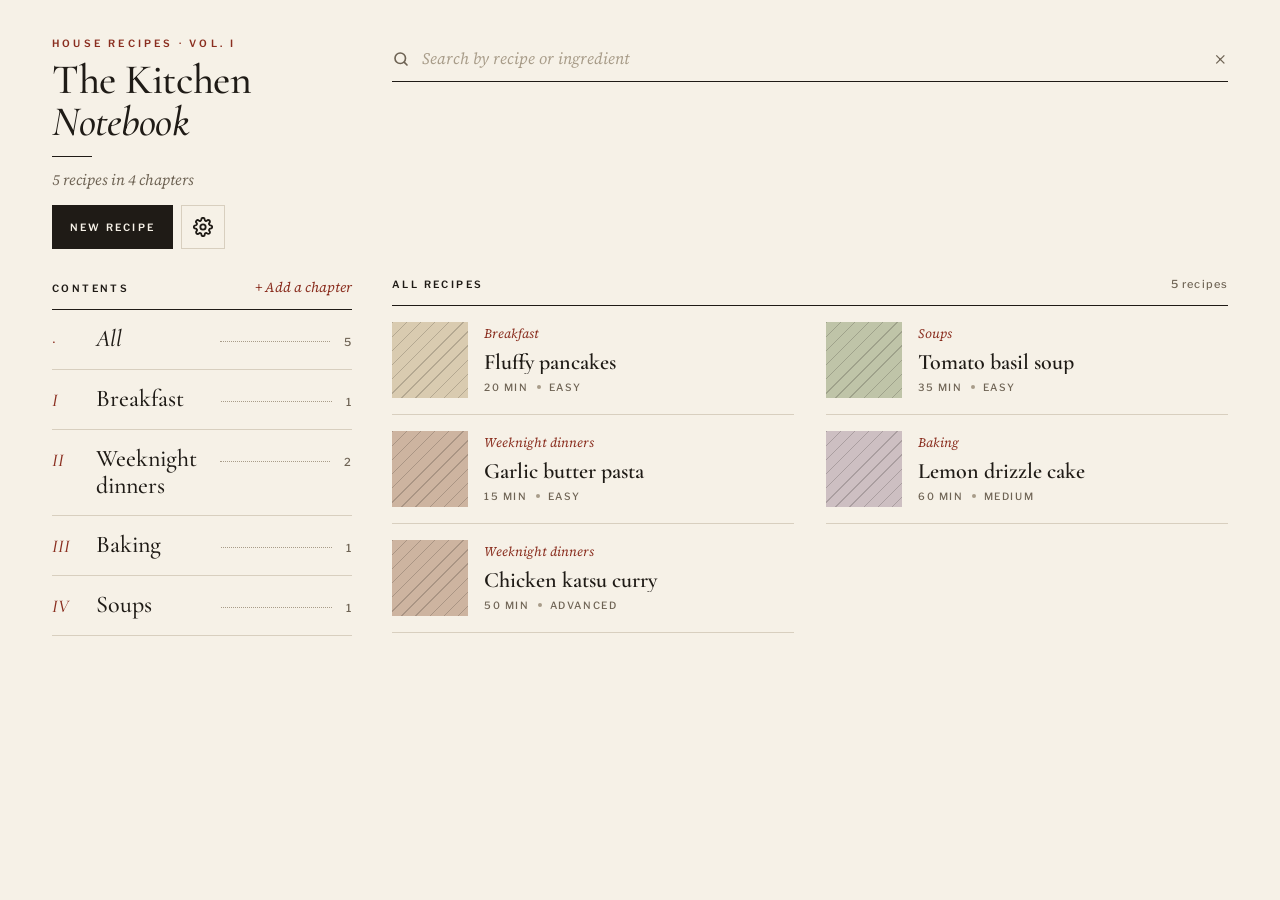
<file: index.html>
<!DOCTYPE html>
<html lang="en" data-theme="editorial" data-layout="app">
<head>
<meta charset="utf-8">
<meta name="viewport" content="width=device-width, initial-scale=1, viewport-fit=cover">
<title>Recipe Book</title>
<meta name="description" content="A personal recipe book that works offline. Four looks, phone and desktop.">

<link rel="manifest" href="./manifest.webmanifest">
<meta name="theme-color" content="#F6F1E7" id="meta-theme-color">
<meta name="apple-mobile-web-app-capable" content="yes">
<meta name="apple-mobile-web-app-status-bar-style" content="default">
<meta name="apple-mobile-web-app-title" content="Recipe Book">
<link rel="apple-touch-icon" href="./icons/apple-touch-icon.png">
<link rel="icon" href="./icons/favicon.png" sizes="any">
<link rel="icon" href="./icons/icon.svg" type="image/svg+xml">

<link rel="preconnect" href="https://fonts.googleapis.com">
<link rel="preconnect" href="https://fonts.gstatic.com" crossorigin>
<link id="theme-fonts" rel="stylesheet" href="">

<link rel="stylesheet" href="./styles/base.css">
<link rel="stylesheet" href="./styles/layout.css">
<link rel="stylesheet" href="./styles/theme-playful.css">
<link rel="stylesheet" href="./styles/theme-editorial.css">
<link rel="stylesheet" href="./styles/theme-pixel.css">

<script>
/* Bootstrap: apply the stored theme + layout before first paint so there is no flash. */
(function () {
  /* Keep these two in sync with js/themes.js and CONFIG.defaultTheme. They
     are duplicated here on purpose: this runs before any module loads, so
     the first paint is already in the right theme. */
  var FONTS = {
    editorial: 'https://fonts.googleapis.com/css2?family=Cormorant+Garamond:ital,wght@0,500;0,600;1,500;1,600&family=Source+Serif+4:ital,opsz,wght@0,8..60,400;0,8..60,600;1,8..60,400&family=Libre+Franklin:wght@500;600&display=swap',
    playful: 'https://fonts.googleapis.com/css2?family=Fredoka:wght@500;600&family=Nunito:wght@400;600;700;800&display=swap',
    pixel: 'https://fonts.googleapis.com/css2?family=Pixelify+Sans:wght@400;500;600;700&display=swap'
  };
  FONTS['editorial-dark'] = FONTS.editorial;
  var theme = 'editorial', layout = 'auto';
  try {
    var s = JSON.parse(localStorage.getItem('recipebook.settings') || '{}');
    if (s.theme && FONTS[s.theme]) theme = s.theme;
    if (s.layout) layout = s.layout;
  } catch (e) {}
  var q = new URLSearchParams(location.search);
  if (q.get('theme') && FONTS[q.get('theme')]) theme = q.get('theme');
  if (q.get('layout')) layout = q.get('layout');
  var root = document.documentElement;
  root.dataset.theme = theme;
  root.dataset.layout = layout === 'auto'
    ? (innerWidth >= 920 && !matchMedia('(display-mode: standalone)').matches ? 'web' : 'app')
    : layout;
  document.getElementById('theme-fonts').href = FONTS[theme];
})();
</script>
</head>
<body>

<div id="app" class="app">
  <!-- Replaced by the app on boot. If it is still here, something stopped
       js/app.js from running and the script below says what. -->
  <div class="boot" id="boot">
    <div class="boot__card">
      <h1 class="boot__title">Recipe Book</h1>
      <p class="boot__msg" id="boot-msg">Starting…</p>
      <div id="boot-fix" hidden>
        <p class="boot__msg">
          Opening the file straight from disk does not work: browsers block
          JavaScript modules on <code>file://</code>, so nothing can start.
          Serve the folder over http instead.
        </p>
        <p class="boot__msg"><strong>Double-click <code>serve.cmd</code> in this folder</strong>, or run one of these in it:</p>
        <pre class="boot__code">python -m http.server 8765</pre>
        <pre class="boot__code">npx serve -l 8765</pre>
        <p class="boot__msg">Then open <code>http://localhost:8765</code>.</p>
      </div>
    </div>
  </div>
</div>

<div id="overlay" class="overlay" hidden></div>

<noscript>
  <p style="padding:2rem;font:16px system-ui">Recipe Book needs JavaScript to run.</p>
</noscript>

<script>
/* Boot guard. A classic script, so it still runs when the module does not. */
(function () {
  var msg = document.getElementById('boot-msg');
  var fix = document.getElementById('boot-fix');

  function explain(text) {
    if (!document.getElementById('boot')) return;   // the app started, nothing to say
    msg.textContent = text;
    fix.hidden = false;
  }

  if (location.protocol === 'file:') {
    explain('This page was opened from disk.');
    return;
  }
  // Anything else that stops the module: a 404, a syntax error, a stale cache.
  setTimeout(function () {
    explain('The app did not start. Check the browser console for the reason.');
  }, 4000);
})();
</script>

<script type="module" src="./js/app.js"></script>
</body>
</html>
</file>
<file: styles/base.css>
/* ───────────────────────────────────────────────────────────────
   base.css — reset, design tokens and the shared component layer.
   Every theme is a re-skin of exactly these classes. Structural
   differences between the themes live in the theme files, which
   show/hide the decorative bits (level badge vs difficulty dots,
   chapter numerals, spiral rings) the markup always emits.
   ─────────────────────────────────────────────────────────────── */

*, *::before, *::after { box-sizing: border-box; }

html, body { height: 100%; }

body {
  margin: 0;
  background: var(--page);
  color: var(--ink);
  font-family: var(--f-body);
  font-size: 16px;
  line-height: 1.45;
  -webkit-text-size-adjust: 100%;
  overscroll-behavior-y: none;
}

h1, h2, h3, p, figure { margin: 0; }
button, input, textarea, select { font: inherit; color: inherit; }
button { cursor: pointer; }
img { max-width: 100%; display: block; }

:focus-visible {
  outline: var(--focus-w) solid var(--focus);
  outline-offset: var(--focus-off);
}

::placeholder { color: var(--ink-3); opacity: 1; }

/* Hide scrollbars inside the app shell but keep scrolling. */
.scroll { overflow-y: auto; scrollbar-width: none; -webkit-overflow-scrolling: touch; }
.scroll::-webkit-scrollbar { width: 0; height: 0; }

.visually-hidden {
  position: absolute; width: 1px; height: 1px; overflow: hidden;
  clip: rect(0 0 0 0); clip-path: inset(50%); white-space: nowrap;
}

/* ── Default token set ───────────────────────────────────────── */
:root {
  --page: #f3e6d3;
  --surface: #fff8ee;
  --surface-2: #ffffff;
  --surface-3: #f5e9da;

  --ink: #3a2a22;
  --ink-2: #9a7e6b;
  --ink-3: #c4ae9c;

  --accent: #e8604c;
  --accent-ink: #ffffff;
  --accent-dark: #c94a37;

  --good: #8bbf74;
  --danger: #e8604c;

  --line: #f0e2d0;
  --line-strong: #ead8c3;

  --r-xs: 8px; --r-sm: 14px; --r-md: 18px; --r-lg: 24px; --r-pill: 999px;

  --shadow-card: 0 3px 0 var(--line);
  --shadow-btn: 0 4px 0 var(--accent-dark);
  --shadow-pop: 0 18px 40px rgba(0,0,0,.18);

  --f-display: system-ui, sans-serif;
  --f-body: system-ui, sans-serif;
  --f-ui: system-ui, sans-serif;

  --ui-weight: 800;
  --ui-size: 13px;
  --ui-spacing: .02em;
  --ui-transform: none;

  --display-weight: 600;
  --title-size: 34px;

  --focus: var(--accent);
  --focus-w: 3px;
  --focus-off: 2px;

  --gap: 16px;
  --pad: 22px;

  --media-radius: var(--r-md);
  --speed: .18s;
}

/* Drop animations outright rather than shortening them: a near-zero
   duration can leave an element parked on its opening keyframe, which for
   the sheets would mean opacity 0. */
@media (prefers-reduced-motion: reduce) {
  *, *::before, *::after {
    animation: none !important;
    transition-duration: .001ms !important;
    scroll-behavior: auto !important;
  }
}

/* ── Typographic helpers ─────────────────────────────────────── */
.ui-label {
  font-family: var(--f-ui);
  font-weight: var(--ui-weight);
  font-size: var(--ui-size);
  letter-spacing: var(--ui-spacing);
  text-transform: var(--ui-transform);
}

.eyebrow {
  font-family: var(--f-ui);
  font-weight: var(--ui-weight);
  font-size: 11px;
  letter-spacing: .14em;
  text-transform: uppercase;
  color: var(--ink-2);
}

.display { font-family: var(--f-display); font-weight: var(--display-weight); line-height: 1.05; }

/* ── Buttons ─────────────────────────────────────────────────── */
.btn {
  display: inline-flex; align-items: center; justify-content: center; gap: 8px;
  border: 0; background: var(--surface-2); color: var(--ink);
  border-radius: var(--r-pill);
  padding: 10px 18px; min-height: 44px;
  font-family: var(--f-ui); font-weight: var(--ui-weight);
  font-size: var(--ui-size); letter-spacing: var(--ui-spacing);
  text-transform: var(--ui-transform);
  white-space: nowrap;
  transition: transform var(--speed), background var(--speed), box-shadow var(--speed);
}
.btn:active { transform: translateY(1px); }

.btn--primary { background: var(--accent); color: var(--accent-ink); box-shadow: var(--shadow-btn); }
.btn--primary:active { transform: translateY(2px); box-shadow: 0 2px 0 var(--accent-dark); }

.btn--soft { background: var(--surface-3); color: var(--ink); }

.btn--ghost { background: none; color: var(--ink-2); box-shadow: none; padding-inline: 4px; }
.btn--ghost:hover { color: var(--ink); }

.btn--outline { background: none; box-shadow: inset 0 0 0 2px var(--line-strong); color: var(--ink-2); }

.btn--danger { background: none; color: var(--danger); box-shadow: inset 0 0 0 2px var(--danger); }

.btn--block { width: 100%; }
.btn--lg { min-height: 56px; font-size: calc(var(--ui-size) + 3px); }

.iconbtn {
  width: 44px; height: 44px; flex: none;
  display: grid; place-items: center;
  border: 0; border-radius: var(--r-pill);
  background: var(--surface-2); color: var(--ink);
  box-shadow: var(--shadow-card);
}
.iconbtn svg { width: 20px; height: 20px; }

.linkbtn {
  border: 0; background: none; padding: 4px 0;
  color: var(--accent); text-decoration: underline;
  font-family: var(--f-ui); font-size: 14px; font-weight: 600;
}

/* ── Search ──────────────────────────────────────────────────── */
.search {
  display: flex; align-items: center; gap: 10px;
  height: 52px; padding: 0 16px;
  background: var(--surface-2);
  border: 2px solid var(--line);
  border-radius: var(--r-md);
}
.search svg { width: 18px; height: 18px; flex: none; color: var(--ink-2); }
.search input {
  flex: 1; min-width: 0; border: 0; outline: 0; background: transparent;
  font-family: var(--f-body); font-size: 15px; font-weight: 600;
}
.search__clear { border: 0; background: none; color: var(--ink-2); font-size: 20px; line-height: 1; padding: 4px 2px; }

/* ── Section scaffolding ─────────────────────────────────────── */
.section { display: flex; flex-direction: column; gap: 14px; }
/* Repaint target for search; it must not add a box of its own. */
.list-section__head { display: contents; }
.section__head { display: flex; justify-content: space-between; align-items: center; gap: 12px; }
.section__title { font-family: var(--f-display); font-weight: var(--display-weight); font-size: 21px; }
.section__count { font-family: var(--f-ui); font-weight: 700; font-size: 12px; color: var(--ink-2); white-space: nowrap; }

/* ── Group list ──────────────────────────────────────────────── */
.groups { display: grid; grid-template-columns: 1fr 1fr; gap: 12px; }

.group {
  position: relative;
  display: flex; flex-direction: column; justify-content: space-between;
  gap: 10px; min-height: 128px; padding: 14px;
  border: 0; text-align: left;
  background: var(--group-color, var(--surface-3));
  border-radius: var(--r-lg);
  box-shadow: 0 3px 0 rgba(0, 0, 0, .07);
  color: var(--ink);
  transition: transform var(--speed);
}
.group:active { transform: scale(.975); }
.group[aria-current="true"] { box-shadow: 0 0 0 2px var(--ink), 0 3px 0 rgba(0,0,0,.07); }

.group__numeral { display: none; }
.group__thumbs { display: flex; }
.group__thumb {
  width: 38px; height: 38px; border-radius: 50%;
  border: 2.5px solid var(--group-color, var(--surface-3));
  margin-right: -10px; background: var(--thumb);
}
.group__name { font-family: var(--f-display); font-weight: var(--display-weight); font-size: 17px; line-height: 1.15; }
.group__leader { display: none; }
.group__count { font-family: var(--f-ui); font-weight: 700; font-size: 12px; opacity: .7; }

/* ── Recipe cards ────────────────────────────────────────────── */
.cards { display: flex; flex-direction: column; gap: 12px; }

.rcard {
  display: flex; gap: 14px; align-items: center;
  padding: 10px; border: 0; text-align: left; width: 100%;
  background: var(--surface-2); color: var(--ink);
  border-radius: var(--r-lg);
  box-shadow: var(--shadow-card);
  transition: transform var(--speed), filter var(--speed);
}
.rcard:hover { filter: brightness(1.02); }
.rcard:active { transform: scale(.99); }

.rcard__lv { display: none; }

/* `--media` is a full `background` shorthand (it carries its own size for
   both photos and generated swatches) — do not add background-size here. */
.rcard__media {
  position: relative;
  width: 68px; height: 68px; flex: none;
  border-radius: var(--media-radius);
  background: var(--media);
}

/* Already cooked: a tick on the tile, and the whole card steps back a
   little so the ones still to try stand out. */
.rcard__cooked {
  position: absolute; right: -4px; bottom: -4px;
  width: 24px; height: 24px; border-radius: 50%;
  display: grid; place-items: center;
  background: var(--good); color: #fff;
  font-family: var(--f-ui); font-weight: 800; font-size: 13px; line-height: 1;
  box-shadow: 0 0 0 2.5px var(--surface-2);
}
.rcard[data-cooked="true"] .rcard__title { opacity: .72; }
.rcard__body { flex: 1; min-width: 0; display: flex; flex-direction: column; gap: 6px; }
.rcard__kicker { display: none; }
/* `html` prefix so this still wins over the themes that switch the kicker on. */
html .cards--scoped .rcard__kicker { display: none; }
.rcard__title {
  font-family: var(--f-display); font-weight: var(--display-weight);
  font-size: 17px; line-height: 1.2;
  overflow: hidden; text-overflow: ellipsis; white-space: nowrap;
}
.rcard__meta {
  display: flex; align-items: center; gap: 8px;
  font-family: var(--f-ui); font-weight: 700; font-size: 12px; color: var(--ink-2);
}
.rcard__sep { width: 4px; height: 4px; border-radius: 50%; background: var(--line-strong); flex: none; }

.dots { display: flex; gap: 3px; }
.dot { width: 7px; height: 7px; border-radius: 50%; background: var(--line-strong); }
.dot--on { background: var(--accent); }

/* ── Empty state ─────────────────────────────────────────────── */
.empty {
  display: flex; flex-direction: column; align-items: center; gap: 12px;
  text-align: center; padding: 40px 20px;
  border: 2.5px dashed var(--line-strong); border-radius: var(--r-lg);
}
.empty__title { font-family: var(--f-display); font-weight: var(--display-weight); font-size: 19px; }
.empty__text { font-size: 14px; color: var(--ink-2); font-weight: 600; }

/* ── Recipe detail ───────────────────────────────────────────── */
.hero { position: relative; height: 300px; background: var(--media); }
.hero__bar {
  position: absolute; top: max(18px, env(safe-area-inset-top)); left: 18px; right: 18px;
  display: flex; justify-content: space-between; gap: 10px;
}
.hero__tools { display: flex; gap: 8px; align-items: center; }
/* Sits clear of the content sheet, which overlaps the hero by 28px. */
.hero__photo {
  position: absolute; bottom: 42px; right: 18px;
  display: flex; align-items: center; gap: 6px;
  height: 36px; padding: 0 14px; border-radius: var(--r-pill);
  background: var(--surface); box-shadow: var(--shadow-card);
  font-family: var(--f-ui); font-weight: var(--ui-weight); font-size: 12px;
  text-transform: var(--ui-transform); letter-spacing: var(--ui-spacing);
  white-space: nowrap;
}
.hero__photo input { display: none; }

/* Album opener, mirrored on the other corner: photo count in a pill, with
   the cover photo's date stamped on the picture just above it, the way
   film cameras used to burn it in. */
.hero__album {
  position: absolute; bottom: 42px; left: 18px;
  display: flex; align-items: center; gap: 6px;
  height: 36px; padding: 0 14px; border: 0; border-radius: var(--r-pill);
  background: var(--surface); color: var(--ink); box-shadow: var(--shadow-card);
  font-family: var(--f-ui); font-weight: var(--ui-weight); font-size: 12px;
  text-transform: var(--ui-transform); letter-spacing: var(--ui-spacing);
  white-space: nowrap;
}
.hero__stamp {
  position: absolute; bottom: calc(100% + 10px); left: 2px;
  font: 700 14px/1 ui-monospace, Menlo, Consolas, monospace;
  letter-spacing: .08em;
  color: #ffc53d;
  text-shadow: 0 1px 4px rgba(0, 0, 0, .8), 0 0 2px rgba(0, 0, 0, .6);
  pointer-events: none;
}

.sheetTop {
  position: relative; margin-top: -28px;
  background: var(--surface);
  border-radius: 30px 30px 0 0;
  padding: 24px var(--pad) 60px;
  display: flex; flex-direction: column; gap: 20px;
}

.recipe__head { display: flex; flex-direction: column; gap: 8px; align-items: flex-start; }
.recipe__kicker {
  background: var(--group-color, var(--surface-3));
  border-radius: var(--r-pill); padding: 5px 12px;
  font-family: var(--f-ui); font-weight: var(--ui-weight); font-size: 12px;
  letter-spacing: var(--ui-spacing); text-transform: var(--ui-transform);
}
.recipe__title { font-family: var(--f-display); font-weight: var(--display-weight); font-size: 29px; line-height: 1.1; text-wrap: pretty; }

/* ── Cooked marker ───────────────────────────────────────────── */
.cooked {
  display: flex; align-items: center; gap: 10px; align-self: flex-start;
  padding: 8px 14px 8px 10px; border: 0;
  background: var(--surface-2); color: var(--ink-2);
  border-radius: var(--r-pill); box-shadow: var(--shadow-card);
  font-family: var(--f-ui); font-weight: var(--ui-weight);
  font-size: var(--ui-size); letter-spacing: var(--ui-spacing); text-transform: var(--ui-transform);
  transition: transform var(--speed);
}
.cooked:active { transform: scale(.98); }
.cooked[aria-pressed="true"] { color: var(--ink); }
.cooked__box {
  width: 22px; height: 22px; flex: none; border-radius: 50%;
  border: 2.5px solid var(--line-strong); background: var(--surface);
  display: grid; place-items: center;
  color: #fff; font-size: 12px; line-height: 1;
}
.cooked[aria-pressed="true"] .cooked__box { border-color: var(--good); background: var(--good); }

/* Cooked toggle on its own line, the score row on the next. */
.marks { display: flex; flex-direction: column; gap: 10px; align-items: stretch; }

/* ── Rating ──────────────────────────────────────────────────── */
.stars { display: inline-flex; font-size: 16px; line-height: 1; letter-spacing: 2px; }
.stars__on { color: var(--star, #f2a93b); }
.stars__off { color: var(--line-strong); }

.raterow {
  display: flex; align-items: center; gap: 12px;
  background: var(--surface-2); border-radius: var(--r-md);
  box-shadow: var(--shadow-card);
  padding: 8px 10px 8px 14px;
}
.raterow__open {
  flex: 1; min-width: 0;
  display: flex; align-items: center; gap: 8px;
  border: 0; background: none; color: inherit;
  padding: 6px 0; text-align: left;
}
.raterow__open:hover .raterow__label { color: var(--ink); }
.raterow__score { display: inline-flex; align-items: center; gap: 8px; min-width: 0; }
.raterow__label {
  font-family: var(--f-ui); font-weight: 700; font-size: 13px; color: var(--ink-2);
  white-space: nowrap; overflow: hidden; text-overflow: ellipsis;
}

.ratebtns { display: grid; grid-template-columns: repeat(3, 1fr); gap: 10px; }
.ratebtn {
  min-height: 64px; border: 2px solid var(--line); border-radius: var(--r-sm);
  background: var(--surface-2); color: var(--ink);
  display: flex; flex-direction: column; align-items: center; justify-content: center; gap: 4px;
  transition: transform var(--speed), border-color var(--speed);
}
.ratebtn:hover { border-color: var(--ink); }
.ratebtn:active { transform: scale(.96); }
.ratebtn b { font-family: var(--f-display); font-weight: var(--display-weight); font-size: 19px; }
.ratebtn__stars { color: var(--star, #f2a93b); font-size: 12px; letter-spacing: 1px; line-height: 1; }

/* Score history: one line per rating, newest on top. */
.ratehist {
  display: flex; flex-direction: column; gap: 8px;
  max-height: 45vh; overflow-y: auto;
}
.ratehist__item {
  display: flex; align-items: center; gap: 10px;
  background: var(--surface-2); border-radius: var(--r-sm);
  padding: 8px 8px 8px 14px;
}
.ratehist__value { font-family: var(--f-display); font-weight: var(--display-weight); font-size: 16px; }
.ratehist__date {
  margin-left: auto;
  font-family: var(--f-ui); font-weight: 700; font-size: 13px; color: var(--ink-2);
  white-space: nowrap;
}
.ratehist__del {
  width: 32px; height: 32px; flex: none; border: 0; border-radius: 50%;
  background: transparent; color: var(--ink-2);
  font-size: 18px; line-height: 1; display: grid; place-items: center;
}
.ratehist__del:hover { background: var(--surface-3); color: var(--ink); }

.rcard__rating { color: var(--star, #f2a93b); white-space: nowrap; }

/* ── Photo album ─────────────────────────────────────────────── */
.album { display: grid; grid-template-columns: repeat(2, 1fr); gap: 12px; }
.albumph {
  position: relative; aspect-ratio: 4 / 3; overflow: hidden;
  border-radius: var(--r-md); box-shadow: var(--shadow-card);
  background: var(--surface-3);
}
.albumph__img { width: 100%; height: 100%; object-fit: cover; }
.albumph[data-cover="true"] { outline: 3px solid var(--accent); outline-offset: -3px; }
.albumph__date {
  position: absolute; right: 8px; bottom: 6px;
  font: 700 11px/1 ui-monospace, Menlo, Consolas, monospace;
  letter-spacing: .08em; color: #ffc53d;
  text-shadow: 0 1px 3px rgba(0, 0, 0, .8);
  pointer-events: none;
}
.albumph__cover, .albumph__make {
  position: absolute; left: 8px; top: 8px;
  border: 0; border-radius: var(--r-pill); padding: 5px 10px;
  font-family: var(--f-ui); font-weight: 800; font-size: 11px;
  letter-spacing: var(--ui-spacing); text-transform: var(--ui-transform);
}
.albumph__cover { background: var(--accent); color: var(--accent-ink); }
.albumph__make { background: rgba(0, 0, 0, .5); color: #fff; }
.albumph__del {
  position: absolute; right: 6px; top: 6px;
  width: 28px; height: 28px; border: 0; border-radius: 50%;
  background: rgba(0, 0, 0, .5); color: #fff;
  font-size: 16px; line-height: 1; display: grid; place-items: center;
}
.albumph--add {
  background: var(--surface-2);
  border: 2.5px dashed var(--line-strong); box-shadow: none;
  display: flex; align-items: center; justify-content: center; cursor: pointer;
  font-family: var(--f-ui); font-weight: var(--ui-weight); font-size: 13px;
  color: var(--accent);
}
.albumph--add input { display: none; }

.stats { display: grid; grid-template-columns: repeat(3, 1fr); gap: 10px; }
.stat {
  display: flex; flex-direction: column; gap: 3px;
  padding: 12px; background: var(--surface-2);
  border-radius: var(--r-md); box-shadow: var(--shadow-card);
}
.stat__k {
  font-family: var(--f-ui); font-weight: var(--ui-weight); font-size: 11px;
  letter-spacing: .08em; text-transform: uppercase; color: var(--ink-3);
}
.stat__v { font-family: var(--f-display); font-weight: var(--display-weight); font-size: 17px; }

/* ── Tabs ────────────────────────────────────────────────────── */
.tabs { display: flex; gap: 4px; padding: 4px; background: var(--surface-3); border-radius: var(--r-pill); }
.tab {
  flex: 1; height: 40px; border: 0; border-radius: var(--r-pill);
  background: transparent; color: var(--ink);
  font-family: var(--f-ui); font-weight: var(--ui-weight);
  font-size: var(--ui-size); letter-spacing: var(--ui-spacing); text-transform: var(--ui-transform);
}
.tab[aria-selected="true"] { background: var(--surface-2); box-shadow: 0 2px 0 var(--line-strong); }

.panel { display: flex; flex-direction: column; gap: 20px; }
.panel__title { display: none; }

/* ── Ingredients ─────────────────────────────────────────────── */
.ings {
  display: flex; flex-direction: column;
  background: var(--surface-2); border-radius: var(--r-lg);
  padding: 6px 16px; box-shadow: var(--shadow-card);
}
.ing {
  display: flex; align-items: center; gap: 12px;
  padding: 12px 0; border: 0; background: none; text-align: left; width: 100%;
  border-bottom: 1.5px solid var(--line);
  color: inherit;
}
.ing:last-child { border-bottom: 0; }
.ing[aria-pressed="true"] { opacity: .5; }
.ing[aria-pressed="true"] .ing__name { text-decoration: line-through; }

.ing__box {
  width: 24px; height: 24px; flex: none; border-radius: var(--r-xs);
  border: 2.5px solid var(--line-strong); background: var(--surface-2);
  display: grid; place-items: center;
  color: var(--accent-ink); font-family: var(--f-ui); font-weight: 800; font-size: 13px;
}
.ing[aria-pressed="true"] .ing__box { border-color: var(--good); background: var(--good); }
.ing__name { flex: 1; font-weight: 600; font-size: 15px; }
.ing__qty { font-family: var(--f-ui); font-weight: 800; font-size: 13px; color: var(--accent-2, var(--ink-2)); white-space: nowrap; }

/* ── Steps ───────────────────────────────────────────────────── */
.steps { display: flex; flex-direction: column; gap: 12px; }
.step {
  display: flex; gap: 14px; align-items: flex-start;
  padding: 14px; background: var(--surface-2);
  border-radius: var(--r-md); box-shadow: var(--shadow-card);
}
.step__n {
  width: 30px; height: 30px; flex: none; border-radius: 50%;
  background: var(--group-color, var(--surface-3));
  display: grid; place-items: center;
  font-family: var(--f-display); font-weight: var(--display-weight); font-size: 15px;
}
.step__text { font-size: 15px; line-height: 1.5; font-weight: 600; padding-top: 4px; text-wrap: pretty; }

/* ── Notes ───────────────────────────────────────────────────── */
.notes {
  background: var(--note-bg, #fff1c9);
  border-radius: 6px var(--r-lg) var(--r-lg) var(--r-lg);
  padding: 20px 20px 24px;
  box-shadow: 0 3px 0 var(--note-line, #f1dda2);
  background-image: repeating-linear-gradient(transparent 0 27px, var(--note-rule, #f3dfa6) 27px 28px);
  background-position: 0 14px;
  font-weight: 600; font-size: 15px; line-height: 28px;
  white-space: pre-wrap; min-height: 160px; text-wrap: pretty;
}

/* ── Floating action ─────────────────────────────────────────── */
.fab {
  position: absolute; right: var(--pad); bottom: calc(26px + env(safe-area-inset-bottom));
  height: 60px; padding: 0 24px 0 18px;
  border: 0; border-radius: var(--r-pill);
  background: var(--accent); color: var(--accent-ink);
  display: flex; align-items: center; gap: 8px;
  font-family: var(--f-ui); font-weight: var(--ui-weight); font-size: 15px;
  letter-spacing: var(--ui-spacing); text-transform: var(--ui-transform);
  box-shadow: 0 5px 0 var(--accent-dark), 0 12px 24px rgba(0,0,0,.2);
  z-index: 4;
}
.fab:active { transform: translateY(3px); box-shadow: 0 2px 0 var(--accent-dark); }
.fab svg { width: 22px; height: 22px; }

/* ── Cook mode ───────────────────────────────────────────────── */
.cook {
  flex: 1;
  background: var(--cook-bg, var(--group-color, var(--surface-3)));
  color: var(--cook-ink, var(--ink));
  padding: max(52px, calc(env(safe-area-inset-top) + 20px)) 24px calc(30px + env(safe-area-inset-bottom));
  display: flex; flex-direction: column; gap: 24px;
}
/* Buttons inside cook mode take their colours from the cook page, which is
   often inverted relative to the rest of the app. */
.cook .btn { color: var(--cook-ink, var(--ink)); }
.cook__top { display: flex; justify-content: space-between; align-items: center; gap: 12px; }
.cook__badge {
  font-family: var(--f-ui); font-weight: var(--ui-weight); font-size: 13px;
  letter-spacing: var(--ui-spacing); text-transform: var(--ui-transform);
  background: var(--cook-chip, rgba(255,255,255,.7)); border-radius: var(--r-pill); padding: 8px 14px;
}
.cook__bar { height: 10px; background: var(--cook-track, rgba(255,255,255,.6)); border-radius: var(--r-pill); overflow: hidden; }
.cook__fill { height: 100%; width: 0; background: var(--cook-ink, var(--ink)); border-radius: var(--r-pill); transition: width .3s; }
.cook__pips { display: none; gap: 5px; }
.cook__kicker {
  font-family: var(--f-ui); font-weight: var(--ui-weight); font-size: 13px;
  letter-spacing: .1em; text-transform: uppercase; opacity: .65;
}
.cook__n { display: none; flex: none; }
.cook__text { flex: 1; font-family: var(--f-display); font-weight: 500; font-size: 27px; line-height: 1.35; text-wrap: pretty; }
.cook__nav { display: flex; gap: 12px; }
.cook__nav .btn { flex: 1; height: 60px; border-radius: var(--r-md); }
.cook__nav .btn--next { flex: 2; background: var(--cook-ink, var(--ink)); color: var(--cook-bg, var(--surface)); box-shadow: none; }
.cook__nav .btn--prev { background: var(--cook-chip, rgba(255,255,255,.75)); color: var(--cook-ink, var(--ink)); }
.cook__nav .btn[disabled] { opacity: .4; cursor: default; }

/* ── Forms ───────────────────────────────────────────────────── */
.formbar {
  position: sticky; top: 0; z-index: 3;
  background: var(--surface);
  padding: max(18px, env(safe-area-inset-top)) 18px 12px;
  display: flex; justify-content: space-between; align-items: center; gap: 10px;
  border-bottom: 2px solid var(--line);
}
.formbar__title { font-family: var(--f-display); font-weight: var(--display-weight); font-size: 18px; }

.form { padding: 20px var(--pad) 60px; display: flex; flex-direction: column; gap: 22px; }

.field { display: flex; flex-direction: column; gap: 8px; }
.field__label {
  font-family: var(--f-ui); font-weight: var(--ui-weight); font-size: 12px;
  letter-spacing: .08em; text-transform: uppercase; color: var(--ink-3);
}
.field__error { font-family: var(--f-ui); font-weight: 700; font-size: 13px; color: var(--danger); }

.input, .textarea {
  border: 2px solid var(--line); border-radius: var(--r-sm);
  background: var(--surface-2); outline: 0;
  font-family: var(--f-body); font-weight: 600; font-size: 16px;
  /* Inputs carry an intrinsic width that would otherwise blow out grids. */
  min-width: 0; width: 100%;
}
.input { height: 52px; padding: 0 16px; }
.textarea { padding: 10px 12px; line-height: 1.45; resize: vertical; min-height: 64px; }
.input:focus-visible, .textarea:focus-visible { border-color: var(--accent); outline: none; }
.input[aria-invalid="true"] { border-color: var(--danger); }

.photodrop {
  height: 180px; border-radius: var(--r-lg);
  background: var(--media);
  border: 2.5px dashed var(--line-strong);
  display: flex; align-items: flex-end; justify-content: center;
  padding: 14px; cursor: pointer;
}
.photodrop input { display: none; }
.photodrop span {
  background: var(--surface); border-radius: var(--r-pill); padding: 8px 14px;
  font-family: var(--f-ui); font-weight: var(--ui-weight); font-size: 13px;
  letter-spacing: var(--ui-spacing); text-transform: var(--ui-transform);
}

.chips { display: flex; flex-wrap: wrap; gap: 8px; padding: 2px; }
.chip {
  border: 2px solid transparent; border-radius: var(--r-pill);
  background: var(--chip-color, var(--surface-3)); color: var(--ink);
  padding: 8px 14px;
  font-family: var(--f-ui); font-weight: var(--ui-weight); font-size: 13px;
  letter-spacing: var(--ui-spacing); text-transform: var(--ui-transform);
}
.chip[aria-pressed="true"] { border-color: var(--ink); }

.diffgrid { display: grid; grid-template-columns: repeat(3, 1fr); gap: 8px; padding: 2px; }
.diffopt {
  height: 64px; border: 2px solid var(--line); border-radius: var(--r-sm);
  background: var(--surface-2);
  display: flex; flex-direction: column; align-items: center; justify-content: center; gap: 6px;
}
.diffopt[aria-pressed="true"] { border-color: var(--ink); background: var(--note-bg, #fff1c9); }
.diffopt__lv { display: none; }
.diffopt__label { font-family: var(--f-ui); font-weight: var(--ui-weight); font-size: 13px; }

.grid2 { display: grid; grid-template-columns: minmax(0, 1fr) minmax(0, 1fr); gap: 12px; }

.rows { display: flex; flex-direction: column; gap: 8px; }
.row { display: flex; gap: 8px; align-items: flex-start; }
.row .input--qty { width: 92px; flex: none; height: 48px; font-size: 14px; font-weight: 700; color: var(--accent-2, var(--ink-2)); }
.row .input--name { flex: 1; min-width: 0; width: auto; height: 48px; }
.row .textarea { flex: 1; min-width: 0; width: auto; }
.row__n {
  width: 30px; height: 30px; margin-top: 9px; flex: none; border-radius: 50%;
  background: var(--surface-3); display: grid; place-items: center;
  font-family: var(--f-display); font-weight: var(--display-weight); font-size: 15px;
}
.row__del {
  width: 40px; height: 48px; flex: none; border: 0; background: none;
  color: var(--ink-3); font-size: 22px; line-height: 1;
}
.row__del:hover { color: var(--danger); }
.row__add {
  height: 48px; border: 2px dashed var(--line-strong); border-radius: var(--r-sm);
  background: none; color: var(--accent);
  font-family: var(--f-ui); font-weight: var(--ui-weight); font-size: 14px;
  letter-spacing: var(--ui-spacing); text-transform: var(--ui-transform);
}

/* ── Overlay / sheet / modal ─────────────────────────────────── */
.overlay {
  position: fixed; inset: 0; z-index: 50;
  background: rgba(20, 14, 10, .45);
  display: flex; align-items: flex-end; justify-content: center;
}
.overlay[hidden] { display: none; }

.sheet {
  width: min(520px, 100%);
  background: var(--surface); color: var(--ink);
  border-radius: 30px 30px 0 0;
  padding: 14px var(--pad) calc(30px + env(safe-area-inset-bottom));
  display: flex; flex-direction: column; gap: 18px;
  max-height: 88vh; overflow-y: auto;
  box-shadow: var(--shadow-pop);
  animation: sheet-in .22s ease-out;
}
@keyframes sheet-in { from { transform: translateY(16px); opacity: 0; } }

.sheet__grab { width: 44px; height: 5px; border-radius: 9px; background: var(--line-strong); align-self: center; flex: none; }
.sheet__title { font-family: var(--f-display); font-weight: var(--display-weight); font-size: 22px; }
.sheet__kicker { display: none; }

.swatches { display: flex; gap: 12px; flex-wrap: wrap; }
.swatch { width: 44px; height: 44px; border-radius: 50%; border: 3px solid var(--surface-2); background: var(--sw); }
.swatch[aria-pressed="true"] { border-color: var(--ink); }

/* ── Settings ────────────────────────────────────────────────── */
.setting { display: flex; flex-direction: column; gap: 10px; }
.setting__label {
  font-family: var(--f-ui); font-weight: var(--ui-weight); font-size: 12px;
  letter-spacing: .08em; text-transform: uppercase; color: var(--ink-3);
}
.opts { display: grid; grid-template-columns: repeat(2, 1fr); gap: 10px; }
.opt {
  display: flex; flex-direction: column; align-items: flex-start; gap: 8px;
  padding: 12px; text-align: left;
  border: 2px solid var(--line); border-radius: var(--r-md);
  background: var(--surface-2); color: var(--ink);
}
.opt[aria-pressed="true"] { border-color: var(--ink); }
.opt__name { font-family: var(--f-display); font-weight: var(--display-weight); font-size: 16px; }
.opt__hint { font-size: 12px; color: var(--ink-2); font-weight: 600; line-height: 1.3; }
.opt__swatch {
  width: 100%; height: 34px; border-radius: var(--r-xs);
  display: flex; align-items: center; justify-content: flex-end; gap: 4px; padding: 0 6px;
}
.opt__swatch i { width: 10px; height: 10px; border-radius: 50%; display: block; }

.row-between { display: flex; justify-content: space-between; align-items: center; gap: 12px; }
.btnrow { display: flex; flex-wrap: wrap; gap: 10px; }
.btnrow .btn { flex: 1 1 auto; }

/* ── Print ───────────────────────────────────────────────────────
   Printing a recipe should give a clean card: no app chrome, every
   panel open regardless of which tab is selected, nothing clipped by
   the phone frame's scroll container.
   ─────────────────────────────────────────────────────────────── */
@media print {
  html, body { background: #fff !important; color: #000 !important; height: auto; }

  .app, .frame, .screen, .view, .recipe-page, .sheetTop {
    display: block !important;
    width: auto !important; height: auto !important; max-width: none !important;
    min-height: 0 !important; overflow: visible !important;
    margin: 0 !important; padding: 0 !important;
    background: none !important; box-shadow: none !important; border-radius: 0 !important;
  }

  .rings, .hero__bar, .hero__photo, .hero__album, .raterow__btn, .tabs, .fab, .overlay, .toast,
  .masthead__actions, .search, .formbar, .row__del, .row__add,
  .btn, .linkbtn, .iconbtn { display: none !important; }

  .hero {
    height: auto !important; aspect-ratio: 3 / 2;
    max-height: 7cm; position: static !important;
    border: 1px solid #ccc; margin-bottom: 8mm !important;
    -webkit-print-color-adjust: exact; print-color-adjust: exact;
  }

  .panels { display: block !important; }
  .panels .panel { display: block !important; break-inside: avoid; margin-bottom: 8mm; }
  .panels .panel__title {
    display: block !important; border-bottom: 1px solid #000; color: #000 !important;
  }

  .recipe__title { font-size: 24pt !important; }
  .stats { break-inside: avoid; }
  .stat, .step, .ings, .notes, .raterow {
    background: none !important; box-shadow: none !important;
    border: 0 !important; transform: none !important;
  }
  .raterow { padding: 0 !important; }
  .stat { border-bottom: 1px solid #ccc !important; }
  .step { break-inside: avoid; border-bottom: 1px solid #eee !important; padding: 2mm 0 !important; }
  .ing { break-inside: avoid; }
  .notes { background-image: none !important; }

  a[href]::after { content: ''; }

  @page { margin: 14mm; }
}

/* ── Boot notice ─────────────────────────────────────────────────
   Shown only when js/app.js never ran. Styled without relying on the
   webfonts, which may not have loaded either.
   ─────────────────────────────────────────────────────────────── */
.boot {
  min-height: 100vh;
  display: flex; align-items: center; justify-content: center;
  padding: 24px;
  font-family: ui-sans-serif, system-ui, sans-serif;
}
.boot__card {
  max-width: 34rem; width: 100%;
  background: var(--surface, #fff);
  color: var(--ink, #222);
  border-radius: 16px;
  padding: 28px;
  box-shadow: 0 10px 40px rgba(0, 0, 0, .18);
}
.boot__title { font-size: 1.4rem; margin-bottom: .75rem; font-family: inherit; }
.boot__msg { font-size: .95rem; line-height: 1.55; margin-bottom: .75rem; }
.boot__msg:last-child { margin-bottom: 0; }
.boot__code {
  margin: 0 0 .75rem;
  padding: .7rem .9rem;
  border-radius: 8px;
  background: rgba(127, 127, 127, .14);
  font: .9rem/1.4 ui-monospace, Menlo, Consolas, monospace;
  overflow-x: auto;
}
.boot code {
  background: rgba(127, 127, 127, .14);
  padding: .1em .35em; border-radius: 4px;
  font: .9em ui-monospace, Menlo, Consolas, monospace;
}

/* ── Toast ───────────────────────────────────────────────────── */
.toast {
  position: fixed; left: 50%; bottom: calc(24px + env(safe-area-inset-bottom));
  transform: translateX(-50%);
  background: var(--ink); color: var(--surface);
  padding: 12px 18px; border-radius: var(--r-pill);
  font-family: var(--f-ui); font-weight: 700; font-size: 14px;
  z-index: 80; box-shadow: var(--shadow-pop);
  animation: sheet-in .2s ease-out;
}
</file>
<file: styles/layout.css>
/* ───────────────────────────────────────────────────────────────
   layout.css — the two shells.

   data-layout="app"  phone shell. A 390x844 device frame on a wide
                      screen, edge-to-edge on a phone or when installed.
   data-layout="web"  website shell. Top bar, group rail, card grid,
                      two-column recipe pages.

   The markup is identical in both; only this file moves it around.
   ─────────────────────────────────────────────────────────────── */

.app {
  min-height: 100vh;
  min-height: 100dvh;
  background: var(--app-bg, var(--page));
}

.frame {
  position: relative;
  display: flex;
  flex-direction: column;
  background: var(--surface);
  overflow: hidden;
}

/* A flex column so a short view (cook mode) can still fill the screen
   while a long one scrolls normally. */
.screen {
  flex: 1; min-height: 0; overflow-y: auto; scrollbar-width: none; position: relative;
  display: flex; flex-direction: column;
}
.screen::-webkit-scrollbar { width: 0; }

.view { display: flex; flex-direction: column; flex: 1 0 auto; }

/* ═══ App shell ══════════════════════════════════════════════ */

[data-layout="app"] .app {
  display: flex;
  align-items: center;
  justify-content: center;
  padding: 0;
}

[data-layout="app"] .frame {
  width: 100%;
  height: 100vh;
  height: 100dvh;
}

[data-layout="app"] .home {
  padding: max(28px, calc(env(safe-area-inset-top) + 12px)) var(--pad) 130px;
  display: flex; flex-direction: column; gap: 26px;
}

[data-layout="app"] .recipe-page { display: flex; flex-direction: column; }
[data-layout="app"] .cook-page,
[data-layout="app"] .edit-page { display: flex; flex-direction: column; min-height: 100%; }

/* Device frame once there is room for it and we are not installed. */
@media (min-width: 720px) and (min-height: 700px) {
  [data-layout="app"] .app { padding: 28px 16px; }
  [data-layout="app"] .frame {
    width: 390px;
    height: min(844px, calc(100vh - 56px));
    border-radius: var(--frame-radius, 44px);
    box-shadow: var(--frame-shadow, 0 0 0 10px #3a2a22, 0 30px 60px rgba(0,0,0,.28));
  }
}
@media (display-mode: standalone) {
  [data-layout="app"] .app { padding: 0; }
  [data-layout="app"] .frame { width: 100%; height: 100dvh; border-radius: 0; box-shadow: none; }
}

/* ═══ Web shell ══════════════════════════════════════════════ */

[data-layout="web"] .app { display: block; }

[data-layout="web"] .frame {
  width: 100%;
  min-height: 100vh;
  min-height: 100dvh;
  border-radius: 0;
  box-shadow: none;
  overflow: visible;
}

/* Block, not flex: a flex item with `margin: 0 auto` loses its stretch and
   shrink-wraps, which would collapse the whole page to its content width. */
[data-layout="web"] .screen { overflow: visible; display: block; }

[data-layout="web"] .home {
  max-width: 1240px;
  margin: 0 auto;
  padding: 36px 32px 80px;
  display: grid;
  gap: 28px 40px;
  grid-template-columns: 300px minmax(0, 1fr);
  grid-template-areas:
    "mast  search"
    "rail  main";
  align-items: start;
}

html[data-layout="web"] .masthead { flex-direction: column; align-items: flex-start; gap: 14px; }
[data-layout="web"] .masthead__title { font-size: calc(var(--title-size) * .8); }
[data-layout="web"] .home > .masthead { grid-area: mast; }
[data-layout="web"] .home > .search { grid-area: search; align-self: start; }
[data-layout="web"] .home > .groups-section { grid-area: rail; position: sticky; top: 28px; }
[data-layout="web"] .home > .list-section { grid-area: main; }

/* In the rail the group cards lie down so the whole book fits above the
   fold. Editorial and Pixel override this with their own shapes. */
[data-layout="web"] .groups { grid-template-columns: 1fr; }
[data-layout="web"] .group {
  min-height: 0; flex-direction: row; align-items: center; gap: 12px; padding: 12px 14px;
}
[data-layout="web"] .group__thumbs { flex: none; }
[data-layout="web"] .group__thumb { width: 28px; height: 28px; border-width: 2px; margin-right: -8px; }
[data-layout="web"] .group__name { flex: 1; }

[data-layout="web"] .cards {
  display: grid;
  grid-template-columns: repeat(auto-fill, minmax(320px, 1fr));
  gap: 14px;
}

/* The `html` prefix raises specificity above the per-theme rules in the
   theme files, which are loaded after this one. */
html[data-layout="web"] .fab { display: none; }
html[data-layout="web"] .masthead__mark { display: none; }
[data-layout="web"] .masthead__new { display: inline-flex; }

[data-layout="web"] .recipe-page {
  max-width: 1240px;
  margin: 0 auto;
  padding: 28px 32px 80px;
  display: grid;
  gap: 40px;
  grid-template-columns: minmax(280px, 400px) minmax(0, 1fr);
  align-items: start;
}
[data-layout="web"] .hero {
  height: auto;
  aspect-ratio: 4 / 5;
  border-radius: var(--r-lg);
  position: sticky;
  top: 28px;
  overflow: hidden;
}
[data-layout="web"] .hero__bar { top: 16px; }
[data-layout="web"] .hero__photo { bottom: 16px; }
[data-layout="web"] .hero__album { bottom: 16px; }
[data-layout="web"] .sheetTop {
  margin-top: 0;
  border-radius: 0;
  padding: 0;
  background: none;
}
[data-layout="web"] .recipe__title { font-size: 40px; }

[data-layout="web"] .panels[data-mode="stack"] {
  display: grid;
  grid-template-columns: minmax(260px, 340px) minmax(0, 1fr);
  gap: 32px;
  align-items: start;
}
[data-layout="web"] .panels[data-mode="stack"] > .panel[data-panel="notes"] { grid-column: 1 / -1; }

[data-layout="web"] .cook-page { max-width: 900px; margin: 0 auto; padding: 24px 32px 60px; }
[data-layout="web"] .cook { border-radius: var(--r-lg); min-height: 70vh; }
[data-layout="web"] .cook__text { font-size: 34px; }

[data-layout="web"] .edit-page { max-width: 820px; margin: 0 auto; }
[data-layout="web"] .formbar { padding-top: 24px; }
[data-layout="web"] .form { padding-inline: 0; }
[data-layout="web"] .formbar { padding-inline: 0; }
[data-layout="web"] .edit-page { padding: 0 32px 60px; }

/* Narrow browser window while in web mode: collapse to one column. */
@media (max-width: 860px) {
  [data-layout="web"] .home {
    grid-template-columns: minmax(0, 1fr);
    grid-template-areas: "mast" "search" "rail" "main";
    padding: 24px 18px 80px;
  }
  [data-layout="web"] .home > .groups-section { position: static; }
  [data-layout="web"] .groups { grid-template-columns: 1fr 1fr; }
  [data-layout="web"] .recipe-page { grid-template-columns: minmax(0, 1fr); padding: 20px 18px 60px; }
  [data-layout="web"] .hero { position: static; aspect-ratio: 16 / 10; }
  [data-layout="web"] .panels[data-mode="stack"] { grid-template-columns: minmax(0, 1fr); }
  [data-layout="web"] .cook-page, [data-layout="web"] .edit-page { padding-inline: 18px; }
}

/* ═══ Masthead ═══════════════════════════════════════════════ */

.masthead { display: flex; justify-content: space-between; align-items: flex-end; gap: 16px; }
.masthead__text { display: flex; flex-direction: column; gap: 6px; min-width: 0; }
.masthead__title { font-family: var(--f-display); font-weight: var(--display-weight); font-size: var(--title-size); line-height: 1.02; }
.masthead__sub { display: none; }
.masthead__rule { display: none; }
.masthead__actions { display: flex; align-items: center; gap: 8px; flex: none; }
.masthead__new { display: none; }

/* A group's own header already names the chapter, so the book-level eyebrow
   steps aside and the actions pin to the top. */
.masthead--group .masthead__text::before { content: none !important; }
.masthead--group .masthead__actions { align-self: flex-start; }

.masthead__mark {
  width: 56px; height: 56px; flex: none; border-radius: 50%;
  background: var(--mark-bg, #ffd0c0);
  display: grid; place-items: center;
  border: 3px solid var(--surface-2);
  box-shadow: 0 3px 0 var(--line);
}
.masthead__mark svg { width: 28px; height: 28px; }

/* ═══ Panels: tabbed or stacked ══════════════════════════════ */

.panels { display: flex; flex-direction: column; gap: 20px; }

.panels[data-mode="tabs"][data-active="ingredients"] .panel:not([data-panel="ingredients"]),
.panels[data-mode="tabs"][data-active="steps"] .panel:not([data-panel="steps"]),
.panels[data-mode="tabs"][data-active="notes"] .panel:not([data-panel="notes"]) { display: none; }

.panels[data-mode="stack"] > .tabs { display: none; }
.panels[data-mode="stack"] .panel__title {
  display: block;
  font-family: var(--f-ui); font-weight: var(--ui-weight); font-size: 13px;
  letter-spacing: .08em; text-transform: uppercase; color: var(--ink-2);
  padding-bottom: 6px; border-bottom: 2px dashed var(--line-strong);
}

/* ═══ Group filter header (home with a group selected) ═══════ */

.filterbar { display: flex; align-items: center; justify-content: space-between; gap: 12px; }
.filterbar__back { display: inline-flex; align-items: center; gap: 8px; }
.filterbar__back svg { width: 16px; height: 16px; }
</file>
<file: styles/theme-playful.css>
/* ───────────────────────────────────────────────────────────────
   Theme 1 — "Playful"  (from Recipe Book.dc.html)
   Soft cream paper, rounded corners, hard offset shadows,
   Fredoka headlines over Nunito. Coral is the one loud colour.
   ─────────────────────────────────────────────────────────────── */

[data-theme="playful"] {
  --page: #f3e6d3;
  --app-bg: radial-gradient(#e9d7bf 1.2px, transparent 1.4px) 0 0 / 22px 22px, #f3e6d3;
  --surface: #fff8ee;
  --surface-2: #ffffff;
  --surface-3: #f5e9da;

  --ink: #3a2a22;
  --ink-2: #9a7e6b;
  --ink-3: #c4ae9c;

  --accent: #e8604c;
  --accent-ink: #ffffff;
  --accent-dark: #c94a37;
  --accent-2: #c08463;

  --good: #8bbf74;
  --danger: #e8604c;

  --line: #f0e2d0;
  --line-strong: #ead8c3;

  --note-bg: #fff1c9;
  --note-line: #f1dda2;
  --note-rule: #f3dfa6;

  --mark-bg: #ffd0c0;

  --f-display: Fredoka, system-ui, sans-serif;
  --f-body: Nunito, system-ui, sans-serif;
  --f-ui: Nunito, system-ui, sans-serif;

  --ui-weight: 800;
  --ui-size: 13px;
  --ui-spacing: .01em;
  --ui-transform: none;

  --display-weight: 600;
  --title-size: 34px;

  --r-xs: 8px; --r-sm: 14px; --r-md: 18px; --r-lg: 22px; --r-pill: 999px;
  --media-radius: 16px;

  --frame-radius: 46px;
  --frame-shadow: 0 0 0 10px #3a2a22, 0 30px 60px rgba(58,42,34,.25);

  --focus: #3a2a22;
  --focus-w: 2px;
}

[data-theme="playful"] .masthead__text::before {
  content: "What's cooking?";
  font-family: var(--f-ui); font-weight: 800; font-size: 12px;
  letter-spacing: .12em; text-transform: uppercase; color: #c08463;
}

[data-theme="playful"] .masthead__mark { display: grid; }

[data-theme="playful"] .group { box-shadow: 0 3px 0 rgba(58,42,34,.08); }

[data-theme="playful"] .fab { display: flex; }

[data-theme="playful"] .notes { font-family: var(--f-body); }

[data-theme="playful"] .cook { --cook-ink: #3a2a22; --cook-chip: rgba(255,255,255,.72); --cook-track: rgba(255,255,255,.6); }
[data-theme="playful"] .cook__text { font-weight: 500; }

[data-theme="playful"] .sheet { border-radius: 30px 30px 0 0; }

[data-theme="playful"] .step__text { font-weight: 600; }
</file>
<file: styles/theme-editorial.css>
/* ───────────────────────────────────────────────────────────────
   Theme 2 — "Editorial"  (from Recipe Book v2.dc.html)
   A printed cookbook: hairline rules, no corner radii, Cormorant
   display over Source Serif body, Libre Franklin for small caps.
   Chapters instead of groups, roman numerals, leader dots.

   Theme 2b — "Editorial Night": the same press, inverted.
   ─────────────────────────────────────────────────────────────── */

[data-theme="editorial"] {
  --page: #e7dfd0;
  --app-bg: #e7dfd0;
  --surface: #f6f1e7;
  --surface-2: #fbf8f2;
  --surface-3: #efe9dc;

  --ink: #1f1b16;
  --ink-2: #6e6354;
  --ink-3: #a89c89;

  --accent: #8a2e1f;
  --accent-ink: #f6f1e7;
  --accent-dark: #5e1d13;
  --accent-2: #8a2e1f;

  --good: #4d6b43;
  --danger: #8a2e1f;

  --line: #d8cfbf;
  --line-strong: #c9beac;

  --note-bg: transparent;
  --note-line: transparent;
  --note-rule: transparent;

  --cook-bg: #1f1b16;
  --cook-ink: #f6f1e7;
  --cook-chip: transparent;
  --cook-track: #4a4238;

  --frame-radius: 44px;
  --frame-shadow: 0 0 0 9px #1f1b16, 0 30px 60px rgba(31,27,22,.3);
}

[data-theme="editorial-dark"] {
  --page: #0f0d0a;
  --app-bg: #0f0d0a;
  --surface: #17140f;
  --surface-2: #1e1a14;
  --surface-3: #231e17;

  --ink: #efe7d8;
  --ink-2: #a2957f;
  --ink-3: #6e6354;

  --accent: #d98466;
  --accent-ink: #17140f;
  --accent-dark: #b9664b;
  --accent-2: #d98466;

  --good: #7fa36a;
  --danger: #e07a62;

  --line: #332c23;
  --line-strong: #463d31;

  --note-bg: transparent;
  --note-line: transparent;
  --note-rule: transparent;

  --cook-bg: #efe7d8;
  --cook-ink: #17140f;
  --cook-chip: transparent;
  --cook-track: rgba(23,20,15,.25);

  --frame-radius: 44px;
  --frame-shadow: 0 0 0 9px #000, 0 30px 60px rgba(0,0,0,.6);
}

/* ── Shared editorial typography and chrome ─────────────────── */

[data-theme^="editorial"] {
  --f-display: 'Cormorant Garamond', Georgia, serif;
  --f-body: 'Source Serif 4', Georgia, serif;
  --f-ui: 'Libre Franklin', system-ui, sans-serif;

  --ui-weight: 600;
  --ui-size: 10px;
  --ui-spacing: .22em;
  --ui-transform: uppercase;

  --display-weight: 500;
  --title-size: 50px;

  --r-xs: 0; --r-sm: 0; --r-md: 0; --r-lg: 0; --r-pill: 0;
  --media-radius: 0;

  --shadow-card: none;
  --shadow-btn: none;
  --shadow-pop: 0 -14px 40px rgba(0,0,0,.25);

  --focus: var(--accent);
  --focus-w: 2px;
}

[data-theme^="editorial"] ::placeholder { font-style: italic; }

[data-theme^="editorial"] .btn { border-radius: 0; }
[data-theme^="editorial"] .btn--primary { background: var(--ink); color: var(--surface); }
[data-theme^="editorial"] .btn--primary:active { transform: translateY(1px); box-shadow: none; }
[data-theme^="editorial"] .btn--soft { background: none; box-shadow: inset 0 0 0 1px var(--line); }
[data-theme^="editorial"] .btn--outline { box-shadow: inset 0 0 0 1px var(--line); }
[data-theme^="editorial"] .btn--danger { box-shadow: inset 0 0 0 1px var(--danger); }
[data-theme^="editorial"] .iconbtn { border-radius: 0; background: var(--surface); box-shadow: inset 0 0 0 1px var(--line); }
[data-theme^="editorial"] .linkbtn { font-family: var(--f-body); font-style: italic; font-weight: 400; font-size: 15px; text-decoration: none; }

/* Masthead: a centred title page. */
[data-theme^="editorial"] .masthead { align-items: center; }
[data-theme^="editorial"] .masthead__text { align-items: center; text-align: center; gap: 8px; flex: 1; }
[data-theme^="editorial"] .masthead__text::before {
  content: "House Recipes · Vol. I";
  font-family: var(--f-ui); font-weight: 600; font-size: 10px;
  letter-spacing: .32em; text-transform: uppercase; color: var(--accent);
}
[data-theme^="editorial"] .masthead__title { letter-spacing: -.01em; }
[data-theme^="editorial"] .masthead__title em { font-style: italic; }
[data-theme^="editorial"] .masthead__rule { display: block; width: 40px; height: 1px; background: var(--ink); margin: 4px 0; }
[data-theme^="editorial"] .masthead__sub { display: block; font-style: italic; font-size: 15px; color: var(--ink-2); }
[data-theme^="editorial"] .masthead__mark { display: none; }

[data-layout="web"][data-theme^="editorial"] .masthead__text { align-items: flex-start; text-align: left; }
[data-layout="web"][data-theme^="editorial"] .masthead__title { font-size: 42px; }

/* Search: a single rule. */
[data-theme^="editorial"] .search {
  background: none; border: 0; border-bottom: 1px solid var(--ink);
  border-radius: 0; height: 46px; padding: 0;
}
[data-theme^="editorial"] .search input { font-weight: 400; font-size: 16px; }

[data-theme^="editorial"] .section { gap: 0; }
[data-theme^="editorial"] .section__head {
  align-items: baseline; padding-bottom: 12px; border-bottom: 1px solid var(--ink);
}
[data-theme^="editorial"] .section__title {
  font-family: var(--f-ui); font-weight: 600; font-size: 10px;
  letter-spacing: .24em; text-transform: uppercase;
}

/* Chapters: a table of contents. */
[data-theme^="editorial"] .groups { display: flex; flex-direction: column; gap: 0; }
[data-theme^="editorial"] .group {
  flex-direction: row; align-items: baseline; gap: 14px;
  min-height: 0; padding: 16px 0;
  background: none; box-shadow: none; border-radius: 0;
  border-bottom: 1px solid var(--line);
}
[data-theme^="editorial"] .group:hover { background: var(--surface-3); }
[data-theme^="editorial"] .group:active { transform: none; }
[data-theme^="editorial"] .group[aria-current="true"] { box-shadow: none; }
[data-theme^="editorial"] .group[aria-current="true"] .group__name { font-style: italic; }
[data-theme^="editorial"] .group__numeral {
  display: block; width: 30px; flex: none;
  font-family: var(--f-display); font-style: italic; font-weight: 500; font-size: 18px; color: var(--accent);
}
[data-theme^="editorial"] .group__thumbs { display: none; }
[data-theme^="editorial"] .group__name { font-size: 24px; line-height: 1.1; }
[data-theme^="editorial"] .group__leader {
  display: block; flex: 1; min-width: 16px;
  border-bottom: 1px dotted var(--ink-3); transform: translateY(-4px);
}
[data-theme^="editorial"] .group__count,
[data-theme^="editorial"] .section__count {
  font-family: var(--f-ui); font-weight: 500; font-size: 11px;
  letter-spacing: .1em; color: var(--ink-2); opacity: 1;
}
/* Section actions read as links, not buttons. */
[data-theme^="editorial"] .section__action {
  background: none; box-shadow: none; padding: 0; min-height: 0;
  font-family: var(--f-body); font-style: italic; font-weight: 400;
  font-size: 14px; letter-spacing: 0; text-transform: none; color: var(--accent);
}

/* Recipe rows. */
[data-theme^="editorial"] .cards { gap: 0; }
[data-theme^="editorial"] .rcard {
  gap: 16px; padding: 16px 0; border-radius: 0;
  background: none; box-shadow: none;
  border-bottom: 1px solid var(--line);
}
[data-theme^="editorial"] .rcard:active { transform: none; }
[data-theme^="editorial"] .rcard__media { width: 76px; height: 76px; border-radius: 0; }
[data-theme^="editorial"] .rcard__kicker {
  display: block; font-family: var(--f-body); font-style: italic;
  font-weight: 400; font-size: 13px; color: var(--accent);
}
[data-theme^="editorial"] .rcard__title { font-size: 22px; font-weight: 600; line-height: 1.1; white-space: normal; }
[data-theme^="editorial"] .rcard__meta {
  font-family: var(--f-ui); font-weight: 500; font-size: 10px;
  letter-spacing: .16em; text-transform: uppercase; color: var(--ink-2);
}
[data-theme^="editorial"] .rcard__sep { background: var(--ink-3); }
[data-theme^="editorial"] .dots { display: none; }

/* Cooked: a stamped square in the margin of the entry. */
[data-theme^="editorial"] .rcard__cooked {
  right: -7px; bottom: -7px; width: 22px; height: 22px; border-radius: 0;
  background: var(--ink); color: var(--surface);
  font-family: var(--f-ui); font-weight: 500; font-size: 11px;
  box-shadow: 0 0 0 2px var(--surface);
}
[data-theme^="editorial"] .cooked {
  align-self: center; gap: 10px; padding: 0 0 7px; border-radius: 0;
  background: none; box-shadow: none;
  border-bottom: 1px solid var(--line-strong);
  font-weight: 500; font-size: 10px; letter-spacing: .2em; text-transform: uppercase;
}
[data-theme^="editorial"] .cooked__box {
  width: 14px; height: 14px; border-radius: 0;
  border: 1px solid var(--ink); background: transparent;
  color: var(--surface); font-size: 9px;
}
[data-theme^="editorial"] .cooked[aria-pressed="true"] .cooked__box {
  background: var(--ink); border-color: var(--ink);
}

[data-layout="web"][data-theme^="editorial"] .cards { gap: 0 32px; }

[data-theme^="editorial"] .empty { border: 0; padding: 48px 10px; }
[data-theme^="editorial"] .empty__title { font-style: italic; font-size: 24px; }

/* Recipe page. */
[data-theme^="editorial"] .hero { height: 320px; }
[data-theme^="editorial"] .hero__photo,
[data-theme^="editorial"] .hero__album {
  border-radius: 0; background: var(--surface); box-shadow: none;
  font-size: 10px; letter-spacing: .16em;
}
[data-theme^="editorial"] .albumph, [data-theme^="editorial"] .albumph--add { border-radius: 0; }
[data-theme^="editorial"] .albumph[data-cover="true"] { outline: 2px solid var(--ink); outline-offset: -2px; }
[data-theme^="editorial"] .ratebtn { border-radius: 0; border: 1px solid var(--line-strong); background: transparent; }
[data-theme^="editorial"] .stars__on { color: var(--accent); }
[data-theme^="editorial"] .ratebtn__stars { color: var(--accent); }
[data-theme^="editorial"] .rcard__rating { color: var(--accent); }
[data-theme^="editorial"] .sheetTop { margin-top: 0; border-radius: 0; padding-top: 28px; gap: 26px; }
[data-theme^="editorial"] .recipe__head { align-items: center; text-align: center; }
[data-theme^="editorial"] .recipe__kicker {
  background: none; padding: 0; color: var(--accent);
  font-size: 10px; letter-spacing: .3em;
}
[data-theme^="editorial"] .recipe__title { font-size: 40px; font-weight: 500; text-wrap: balance; }

[data-theme^="editorial"] .stats {
  gap: 0; border-top: 1px solid var(--ink); border-bottom: 1px solid var(--ink);
}
[data-theme^="editorial"] .stat {
  align-items: center; gap: 4px; padding: 14px 4px;
  background: none; box-shadow: none; border-radius: 0;
}
[data-theme^="editorial"] .stat + .stat { border-left: 1px solid var(--line); }
[data-theme^="editorial"] .stat__k { font-size: 9px; letter-spacing: .2em; color: var(--ink-2); }
[data-theme^="editorial"] .stat__v { font-size: 20px; font-weight: 600; }
[data-theme^="editorial"] .stat:last-child .stat__v { font-style: italic; }

/* Tabs as underlined small caps. */
[data-theme^="editorial"] .tabs {
  gap: 26px; padding: 0; background: none; border-radius: 0;
  justify-content: center; border-bottom: 1px solid var(--line);
}
[data-theme^="editorial"] .tab {
  flex: 0 0 auto; height: auto; padding: 10px 0; margin-bottom: -1px;
  border-radius: 0; background: none; color: var(--ink-2);
  border-bottom: 2px solid transparent;
}
[data-theme^="editorial"] .tab[aria-selected="true"] {
  background: none; box-shadow: none; color: var(--ink); border-bottom-color: var(--ink);
}

/* Ingredients: qty in its own column, dotted leaders. */
[data-theme^="editorial"] .ings { background: none; box-shadow: none; padding: 0; border-radius: 0; }
[data-theme^="editorial"] .ing {
  align-items: baseline; gap: 14px; padding: 11px 0;
  border-bottom: 1px dotted var(--line-strong);
}
[data-theme^="editorial"] .ing__box {
  width: 14px; height: 14px; border-radius: 0;
  border: 1px solid var(--ink); background: transparent;
  transform: translateY(2px); font-size: 9px; color: var(--surface);
}
[data-theme^="editorial"] .ing[aria-pressed="true"] .ing__box { background: var(--ink); border-color: var(--ink); }
/* Checkbox, then the quantity column, then the ingredient. */
/* The quantity sets its own column so short measures line up, but it is a
   minimum rather than a cap: "2 colheres de sopa" has to fit too. */
[data-theme^="editorial"] .ing__qty {
  order: 1; flex: 0 0 auto; min-width: 78px; max-width: 42%;
  white-space: normal;
  font-family: var(--f-body); font-weight: 600; font-size: 15px; color: var(--ink);
}
[data-theme^="editorial"] .ing__name { order: 2; font-weight: 400; font-size: 16px; }

/* Method: hanging italic numerals. */
[data-theme^="editorial"] .steps { gap: 22px; }
[data-theme^="editorial"] .step {
  display: grid; grid-template-columns: 40px 1fr; gap: 6px; align-items: baseline;
  padding: 0; background: none; box-shadow: none; border-radius: 0;
}
[data-theme^="editorial"] .step__n {
  width: auto; height: auto; border-radius: 0; background: none;
  font-style: italic; font-size: 34px; line-height: 1; color: var(--accent); place-items: start;
}
[data-theme^="editorial"] .step__text { font-weight: 400; font-size: 17px; line-height: 1.6; padding-top: 0; }

/* Notes: a framed card. */
[data-theme^="editorial"] .notes {
  background: none; background-image: none; box-shadow: none;
  border: 1px solid var(--ink); padding: 6px; border-radius: 0;
  font-family: var(--f-body); font-style: italic; font-weight: 400;
  font-size: 17px; line-height: 1.65; min-height: 0;
}
[data-theme^="editorial"] .notes > span {
  display: block; border: 1px solid var(--line); padding: 22px 20px;
}

/* New recipe as a bottom bar rather than a floating pill. */
[data-theme^="editorial"] .fab {
  display: flex; left: var(--pad); right: var(--pad); bottom: calc(26px + env(safe-area-inset-bottom));
  width: auto; height: 54px; padding: 0 20px;
  justify-content: center; border-radius: 0;
  background: var(--ink); color: var(--surface);
  box-shadow: 0 0 0 20px var(--surface), 0 -26px 26px 18px var(--surface);
}
[data-theme^="editorial"] .fab svg { stroke: var(--surface); }
[data-theme^="editorial"] .fab:hover { background: #3a332b; }
[data-theme="editorial-dark"] .fab:hover { background: #cfc4b1; }
[data-theme^="editorial"] .fab:active { transform: none; box-shadow: 0 0 0 20px var(--surface), 0 -26px 26px 18px var(--surface); }

/* Cook mode: ink page. */
[data-theme^="editorial"] .cook { gap: 26px; }
[data-theme^="editorial"] .cook__badge { padding: 0; color: var(--ink-3); }
[data-theme="editorial-dark"] .cook__badge { color: var(--ink-2); }
[data-theme^="editorial"] .cook__bar { height: 1px; border-radius: 0; }
[data-theme^="editorial"] .cook__kicker { font-family: var(--f-body); font-style: italic; font-weight: 400; font-size: 15px; letter-spacing: 0; text-transform: none; }
[data-theme^="editorial"] .cook__n {
  display: block; font-family: var(--f-display); font-style: italic; font-weight: 500;
  font-size: 120px; line-height: 1; color: #c9634f; margin-bottom: -10px;
}
[data-theme^="editorial"] .cook .btn--soft { box-shadow: inset 0 0 0 1px currentColor; }
[data-theme="editorial-dark"] .cook__n { color: #d98466; }
[data-theme^="editorial"] .cook__text { font-weight: 500; font-size: 30px; line-height: 1.3; }
[data-theme^="editorial"] .cook__nav .btn { border-radius: 0; height: 58px; }
[data-theme^="editorial"] .cook__nav .btn--prev { background: none; box-shadow: inset 0 0 0 1px var(--ink-2); color: var(--cook-ink); }

/* Forms. */
[data-theme^="editorial"] .formbar { border-bottom: 1px solid var(--ink); }
[data-theme^="editorial"] .formbar__title { font-size: 20px; font-weight: 600; }
[data-theme^="editorial"] .input, [data-theme^="editorial"] .textarea { border-radius: 0; font-weight: 400; }
[data-theme^="editorial"] .input {
  border: 0; border-bottom: 1px solid var(--ink); background: transparent;
  padding: 0; height: 48px; font-family: var(--f-display); font-size: 26px; font-weight: 500;
}
[data-theme^="editorial"] .input--qty, [data-theme^="editorial"] .input--name,
[data-theme^="editorial"] .input--num { font-family: var(--f-body); font-size: 18px; }
[data-theme^="editorial"] .textarea { border: 1px solid var(--line); background: var(--surface-2); }
[data-theme^="editorial"] .photodrop { border: 0; outline: 1px solid var(--line); border-radius: 0; height: 190px; justify-content: flex-end; }
[data-theme^="editorial"] .photodrop span { border-radius: 0; background: var(--surface); }
[data-theme^="editorial"] .chip {
  border: 1px solid var(--line); background: none; border-radius: 0;
  font-family: var(--f-body); font-weight: 400; font-size: 15px;
  letter-spacing: 0; text-transform: none;
}
[data-theme^="editorial"] .chip[aria-pressed="true"] { background: var(--ink); color: var(--surface); border-color: var(--ink); }
[data-theme^="editorial"] .diffgrid { gap: 0; border: 1px solid var(--ink); }
[data-theme^="editorial"] .diffopt {
  height: 48px; border: 0; border-radius: 0; background: none;
  font-family: var(--f-display); font-style: italic; font-weight: 500; font-size: 19px;
}
[data-theme^="editorial"] .diffopt + .diffopt { border-left: 1px solid var(--ink); }
[data-theme^="editorial"] .diffopt[aria-pressed="true"] { background: var(--ink); color: var(--surface); }
[data-theme^="editorial"] .diffopt .dots { display: none; }
[data-theme^="editorial"] .diffopt__label { font: inherit; }
[data-theme^="editorial"] .row { border-bottom: 1px dotted var(--line-strong); gap: 12px; }
[data-theme^="editorial"] .row:has(.textarea) { border-bottom: 0; }
[data-theme^="editorial"] .row .input--qty, [data-theme^="editorial"] .row .input--name {
  height: 46px; border: 0; background: transparent; padding: 0;
}
[data-theme^="editorial"] .row .input--qty { color: var(--ink); font-weight: 600; font-size: 15px; }
[data-theme^="editorial"] .row__n {
  width: 26px; height: auto; margin-top: 6px; border-radius: 0; background: none;
  font-style: italic; font-size: 26px; line-height: 1; color: var(--accent);
}
[data-theme^="editorial"] .row__add {
  align-self: flex-start; border: 0; background: none; padding: 12px 0; height: auto;
  font-family: var(--f-body); font-style: italic; font-weight: 400; font-size: 15px;
  letter-spacing: 0; text-transform: none; color: var(--accent);
}

/* Sheets. */
[data-theme^="editorial"] .sheet { border-radius: 0; border-top: 1px solid var(--ink); padding-top: 28px; gap: 22px; }
[data-theme^="editorial"] .sheet__grab { display: none; }
[data-theme^="editorial"] .sheet__kicker {
  display: block; text-align: center; color: var(--accent);
  font-family: var(--f-ui); font-weight: 600; font-size: 10px;
  letter-spacing: .3em; text-transform: uppercase;
}
[data-theme^="editorial"] .sheet__title { text-align: center; font-size: 28px; }
[data-theme^="editorial"] .swatch { border-radius: 0; border-width: 2px; border-color: var(--line); }
[data-theme^="editorial"] .swatch[aria-pressed="true"] { border-color: var(--ink); }
[data-theme^="editorial"] .opt { border-radius: 0; border-width: 1px; background: none; }
[data-theme^="editorial"] .opt[aria-pressed="true"] { border-color: var(--ink); background: var(--surface-3); }
[data-theme^="editorial"] .opt__swatch { border-radius: 0; }
</file>
<file: styles/theme-pixel.css>
/* ───────────────────────────────────────────────────────────────
   Theme 3 — "Pixel"  (from Recipe Book v3.dc.html)
   A handheld cookbook cartridge. Pixelify Sans, zero radii, every
   edge drawn with a hard 2px box-shadow outline, difficulty as an
   RPG level badge, spiral binding rings across the top.
   ─────────────────────────────────────────────────────────────── */

[data-theme="pixel"] {
  --page: #3b2819;
  --app-bg: repeating-linear-gradient(90deg, #3b2819 0 6px, #412c1c 6px 12px);
  --surface: #e9d6b2;
  --surface-2: #f2dfb8;
  --surface-3: #c9ac80;

  --ink: #3d2a1c;
  --ink-2: #8c6e4c;
  --ink-3: #a68a66;

  --accent: #8c3b22;
  --accent-ink: #f5e6c4;
  --accent-dark: #5e2715;
  --accent-2: #8c6e4c;

  --good: #4f7a3a;
  --good-dark: #34552a;
  --danger: #8c3b22;

  --line: #c9ac80;
  --line-strong: #a88a5e;

  --note-bg: #fff3d6;
  --note-line: transparent;
  --note-rule: transparent;

  --cook-bg: #e9d6b2;
  --cook-ink: #3d2a1c;
  --cook-chip: #c9ac80;
  --cook-track: #f5e6c4;

  --f-display: 'Pixelify Sans', ui-monospace, monospace;
  --f-body: 'Pixelify Sans', ui-monospace, monospace;
  --f-ui: 'Pixelify Sans', ui-monospace, monospace;

  --ui-weight: 600;
  --ui-size: 14px;
  --ui-spacing: .02em;
  --ui-transform: none;

  --display-weight: 700;
  --title-size: 20px;

  --r-xs: 0; --r-sm: 0; --r-md: 0; --r-lg: 0; --r-pill: 0;
  --media-radius: 0;

  --outline: 0 0 0 2px #3d2a1c;
  --shadow-card: 0 0 0 2px #3d2a1c, inset 0 0 0 2px #fff3d6, inset 0 -4px 0 #d9bf93;
  --shadow-btn: none;
  --shadow-pop: 6px 6px 0 3px rgba(0,0,0,.3);

  --frame-radius: 40px;
  --frame-shadow: 0 0 0 8px #1e140c, 0 30px 60px rgba(0,0,0,.4);

  --focus: #8c3b22;
  --focus-w: 3px;
  --focus-off: 1px;
}

[data-theme="pixel"] body { -webkit-font-smoothing: none; image-rendering: pixelated; }

/* ── The cartridge shell ─────────────────────────────────────── */

[data-theme="pixel"][data-layout="app"] .frame { background: #5c3f28; padding: 48px 10px 10px; }
[data-theme="pixel"][data-layout="app"] .screen {
  background: var(--surface);
  box-shadow: inset 0 0 0 3px #3d2a1c, inset 0 0 0 6px #c9ac80, 4px 4px 0 #2e1f14;
}
[data-theme="pixel"][data-layout="app"] .rings {
  display: flex; justify-content: space-between;
  position: absolute; top: 34px; left: 26px; right: 26px; z-index: 6; pointer-events: none;
}
.rings { display: none; }
.rings i {
  display: block; width: 12px; height: 26px;
  background: linear-gradient(90deg, #6e6a64 0 3px, #d7d2c8 3px 6px, #a7a198 6px 9px, #5a5650 9px 12px);
  box-shadow: 0 0 0 2px #2e1f14;
}

[data-theme="pixel"][data-layout="web"] .frame {
  max-width: 1300px; margin: 0 auto; background: var(--surface);
  box-shadow: 0 0 0 4px #3d2a1c, 0 0 0 10px #5c3f28;
}
[data-theme="pixel"][data-layout="app"] .home { padding-top: 24px; padding-bottom: 32px; gap: 16px; }

/* ── Chrome ──────────────────────────────────────────────────── */

[data-theme="pixel"] .btn {
  border-radius: 0; background: var(--surface-3); color: var(--ink);
  box-shadow: 0 0 0 2px #3d2a1c, inset 0 -3px 0 #a88a5e;
  min-height: 40px; padding: 8px 12px;
}
[data-theme="pixel"] .btn:active { transform: translateY(2px); }
[data-theme="pixel"] .btn--primary {
  background: var(--accent); color: var(--accent-ink);
  box-shadow: 0 0 0 2px #3d2a1c, inset 0 -3px 0 #5e2715, inset 0 2px 0 #b0573a;
}
[data-theme="pixel"] .btn--go {
  background: var(--good); color: #f5e6c4;
  box-shadow: 0 0 0 2px #3d2a1c, inset 0 -4px 0 var(--good-dark), inset 0 2px 0 #77a35c;
}
[data-theme="pixel"] .btn--ghost { box-shadow: none; background: none; }
[data-theme="pixel"] .btn--outline { background: transparent; box-shadow: 0 0 0 2px var(--line-strong); color: var(--ink-2); }
[data-theme="pixel"] .btn--danger { background: var(--surface); box-shadow: 0 0 0 2px var(--danger); color: var(--danger); }
[data-theme="pixel"] .iconbtn {
  border-radius: 0; width: 40px; height: 40px; background: var(--surface-3);
  box-shadow: 0 0 0 2px #3d2a1c, inset 0 -3px 0 #a88a5e;
}
[data-theme="pixel"] .linkbtn { color: var(--accent); }

/* Masthead: a label plate plus the new-recipe button. */
[data-theme="pixel"] .masthead { align-items: center; }
[data-theme="pixel"] .masthead__text::before { content: none; }
[data-theme="pixel"] .masthead__title {
  background: var(--surface-3); padding: 6px 12px;
  box-shadow: 0 0 0 2px #3d2a1c, inset 0 -3px 0 #a88a5e;
  letter-spacing: .02em; white-space: nowrap;
}
[data-theme="pixel"] .masthead__title em { font-style: normal; }
[data-theme="pixel"] .masthead__mark,
[data-theme="pixel"] .masthead__rule,
[data-theme="pixel"] .masthead__sub { display: none; }
[data-theme="pixel"] .masthead__new { display: inline-flex; }
[data-theme="pixel"] .fab { display: none; }

[data-theme="pixel"] .search {
  background: #f5e6c4; border: 0; border-radius: 0; height: 42px; padding: 0 12px;
  box-shadow: 0 0 0 2px #3d2a1c, inset 2px 2px 0 #c9ac80;
}
[data-theme="pixel"] .search input { font-weight: 500; font-size: 16px; }
[data-theme="pixel"] .search svg { color: #6b4a2f; }

/* Section rules. */
[data-theme="pixel"] .section { gap: 10px; }
[data-theme="pixel"] .section__head {
  align-items: baseline; padding-bottom: 6px; border-bottom: 2px dashed var(--line);
}
[data-theme="pixel"] .section__title {
  font-size: 15px; font-weight: 700; color: #6b4a2f;
  text-transform: uppercase; letter-spacing: .08em;
}

/* Groups become a chip rail; the new-group action joins the row. */
[data-theme="pixel"] .groups-section {
  display: flex; flex-direction: row; flex-wrap: wrap; align-items: center; gap: 6px;
}
[data-theme="pixel"] .groups-section > .section__head {
  order: 2; border: 0; padding: 0; width: auto; flex: none;
}
[data-theme="pixel"] .groups-section > .section__head > .section__title { display: none; }
[data-theme="pixel"] .groups {
  order: 1; display: flex; flex-wrap: wrap; gap: 6px; flex: 0 1 auto;
}
[data-theme="pixel"] .group {
  flex: none; flex-direction: row; align-items: center; gap: 6px;
  min-height: 0; padding: 7px 11px; border-radius: 0;
  background: #d9bf93;
  box-shadow: 0 0 0 2px #3d2a1c, inset 0 -3px 0 #b89a6c;
}
[data-theme="pixel"] .group:active { transform: translateY(2px); }
[data-theme="pixel"] .group[aria-current="true"] {
  background: var(--group-color, var(--surface-3));
  box-shadow: 0 0 0 2px #3d2a1c, inset 0 -3px 0 rgba(61,42,28,.25);
  transform: translateY(-2px);
}
[data-theme="pixel"] .group__numeral,
[data-theme="pixel"] .group__thumbs,
[data-theme="pixel"] .group__leader { display: none; }
[data-theme="pixel"] .group__name { font-size: 14px; font-weight: 600; }
[data-theme="pixel"] .group .group__count { display: none; }
[data-theme="pixel"] .section__count { font-size: 14px; font-weight: 500; }

/* Cards: LV plate, sprite tile, embossed label. */
[data-theme="pixel"] .cards { gap: 12px; }
[data-theme="pixel"] .rcard {
  gap: 8px; align-items: stretch; padding: 0;
  background: none; box-shadow: none; border-radius: 0;
}
[data-theme="pixel"] .rcard:hover { filter: brightness(1.04); }
[data-theme="pixel"] .rcard:active { transform: none; }
[data-theme="pixel"] .rcard__lv {
  display: flex; flex-direction: column; align-items: center; justify-content: center;
  width: 46px; flex: none; background: var(--lv-bg, #f5e6c4);
  box-shadow: 0 0 0 2px #3d2a1c, inset 0 0 0 2px #f5e6c4;
}
[data-theme="pixel"] .rcard__lv b { font-size: 11px; line-height: 1; font-weight: 700; color: #6b4a2f; }
[data-theme="pixel"] .rcard__lv span { font-size: 24px; line-height: 1; font-weight: 700; }
[data-theme="pixel"] .rcard__media {
  width: 56px; height: 56px; align-self: center; border-radius: 0;
  box-shadow: 0 0 0 2px #3d2a1c, inset 0 0 0 3px #f5e6c4;
}
[data-theme="pixel"] .rcard__body {
  background: var(--surface-2); padding: 8px 12px; gap: 3px; justify-content: center;
  box-shadow: var(--shadow-card);
}
[data-theme="pixel"] .rcard__kicker { display: none; }
/* Cleared: a hard-edged tick plate on the corner of the tile. */
[data-theme="pixel"] .rcard__cooked {
  right: -5px; bottom: -5px; width: 20px; height: 20px; border-radius: 0;
  background: #3f7a3a; color: #f5e6c4; font-size: 12px; font-weight: 700;
  box-shadow: 0 0 0 2px #3d2a1c;
}
[data-theme="pixel"] .cooked {
  border-radius: 0; padding: 8px 12px; gap: 8px;
  background: #f5e6c4; color: #3d2a1c; box-shadow: 0 0 0 2px #3d2a1c;
}
[data-theme="pixel"] .cooked__box {
  width: 18px; height: 18px; border: 0; border-radius: 0;
  background: #e9d6b2; box-shadow: 0 0 0 2px #3d2a1c;
  color: #3f7a3a; font-weight: 700; font-size: 14px;
}
[data-theme="pixel"] .cooked[aria-pressed="true"] .cooked__box { background: #e9d6b2; }
[data-theme="pixel"] .rcard__title { font-size: 17px; font-weight: 600; line-height: 1.1; }
[data-theme="pixel"] .rcard__meta { font-size: 13px; font-weight: 500; color: var(--ink-2); }
[data-theme="pixel"] .dots { display: none; }

[data-theme="pixel"] .empty { border: 0; box-shadow: 0 0 0 2px var(--line); border-radius: 0; padding: 30px 16px; }
[data-theme="pixel"] .empty__title { font-size: 17px; font-weight: 600; }

/* Recipe page. */
[data-theme="pixel"] .hero { height: 220px; box-shadow: inset 0 0 0 3px #3d2a1c; }
[data-theme="pixel"] .hero__photo,
[data-theme="pixel"] .hero__album {
  border-radius: 0; background: #f5e6c4; box-shadow: 0 0 0 2px #3d2a1c; font-size: 13px;
}
[data-theme="pixel"] .albumph, [data-theme="pixel"] .albumph--add { border-radius: 0; }
[data-theme="pixel"] .albumph[data-cover="true"] { outline-color: #3d2a1c; }
[data-theme="pixel"] .ratebtn { border-radius: 0; border: 0; box-shadow: 0 0 0 2px #3d2a1c; }
[data-theme="pixel"] .sheetTop { margin-top: 0; border-radius: 0; padding-top: 18px; gap: 18px; }
[data-theme="pixel"] .recipe__head { gap: 8px; }
[data-theme="pixel"] .recipe__kicker {
  background: none; padding: 0; color: var(--accent);
  font-size: 13px; font-weight: 600; text-transform: uppercase; letter-spacing: .06em;
}
[data-theme="pixel"] .recipe__title {
  font-size: 21px; font-weight: 700; line-height: 1.1;
  background: var(--surface-2); padding: 10px 12px 12px;
  box-shadow: var(--shadow-card); align-self: stretch;
}

[data-theme="pixel"] .stats { gap: 8px; }
[data-theme="pixel"] .stat {
  flex-direction: row; align-items: stretch; gap: 0; padding: 0;
  background: #f5e6c4; border-radius: 0; box-shadow: 0 0 0 2px #3d2a1c; overflow: hidden;
}
[data-theme="pixel"] .stat__k {
  background: var(--surface-3); padding: 5px 6px; display: grid; place-items: center;
  font-size: 12px; font-weight: 700; color: var(--ink); letter-spacing: 0;
}
[data-theme="pixel"] .stat__v { padding: 5px 9px; font-size: 14px; font-weight: 700; display: grid; place-items: center; }

[data-theme="pixel"] .panel__title { color: #6b4a2f; font-size: 15px; font-weight: 700; letter-spacing: .08em; }

/* Ingredients. */
[data-theme="pixel"] .ings { background: none; box-shadow: none; padding: 0; border-radius: 0; }
[data-theme="pixel"] .ing { gap: 10px; padding: 6px 2px; border-bottom: 0; }
[data-theme="pixel"] .ing__box {
  width: 18px; height: 18px; border: 0; border-radius: 0;
  background: #f5e6c4; box-shadow: 0 0 0 2px #3d2a1c;
  color: #3f7a3a; font-size: 14px; font-weight: 700;
}
[data-theme="pixel"] .ing[aria-pressed="true"] .ing__box { background: #f5e6c4; }
[data-theme="pixel"] .ing__name { font-weight: 500; font-size: 16px; }
[data-theme="pixel"] .ing__qty { font-weight: 600; font-size: 14px; }

/* Steps: numbered plates. */
[data-theme="pixel"] .steps { gap: 10px; }
[data-theme="pixel"] .step {
  gap: 0; padding: 0; align-items: stretch; border-radius: 0;
  background: var(--surface-2); box-shadow: 0 0 0 2px #3d2a1c;
}
[data-theme="pixel"] .step__n {
  width: 30px; border-radius: 0; background: var(--surface-3);
  box-shadow: 2px 0 0 #3d2a1c; font-size: 17px; font-weight: 700; height: auto;
}
[data-theme="pixel"] .step__text { padding: 8px 12px; font-size: 15px; font-weight: 500; line-height: 1.35; }

/* Notes: a taped card. */
[data-theme="pixel"] .notes {
  background: var(--note-bg); background-image: none; border-radius: 0;
  box-shadow: 0 0 0 2px #3d2a1c, 3px 3px 0 2px rgba(61,42,28,.2);
  padding: 12px 14px; font-size: 15px; line-height: 1.45; font-weight: 500;
  min-height: 0; transform: rotate(.6deg);
}

/* Cook mode: pips, not a bar. */
[data-theme="pixel"] .cook { gap: 18px; }
[data-theme="pixel"] .cook__badge { background: none; padding: 0; color: #6b4a2f; font-size: 15px; font-weight: 600; }
[data-theme="pixel"] .cook__bar { display: none; }
[data-theme="pixel"] .cook__pips { display: flex; }
[data-theme="pixel"] .cook__pips i { flex: 1; height: 12px; background: #f5e6c4; box-shadow: 0 0 0 2px #3d2a1c; display: block; }
[data-theme="pixel"] .cook__pips i.on { background: var(--good); }
[data-theme="pixel"] .cook__kicker { color: var(--accent); font-size: 15px; font-weight: 700; letter-spacing: .06em; opacity: 1; }
[data-theme="pixel"] .cook__card {
  flex: 1; display: flex; flex-direction: column; background: var(--surface-2);
  box-shadow: 0 0 0 2px #3d2a1c, inset 0 0 0 3px #fff3d6, 4px 4px 0 2px rgba(61,42,28,.25);
}
[data-theme="pixel"] .cook__n {
  display: grid; place-items: center; width: 64px; height: 64px; flex: none;
  background: var(--surface-3); box-shadow: 2px 2px 0 #3d2a1c;
  font-size: 38px; font-weight: 700; line-height: 1;
}
[data-theme="pixel"] .cook__text { padding: 20px 18px; font-size: 24px; font-weight: 600; line-height: 1.3; }
[data-theme="pixel"] .cook__nav .btn { height: 54px; border-radius: 0; }
[data-theme="pixel"] .cook__nav .btn--next {
  background: var(--good); color: #f5e6c4;
  box-shadow: 0 0 0 2px #3d2a1c, inset 0 -4px 0 var(--good-dark), inset 0 2px 0 #77a35c;
}
[data-theme="pixel"] .cook__nav .btn--prev {
  background: var(--surface-3); color: var(--ink);
  box-shadow: 0 0 0 2px #3d2a1c, inset 0 -4px 0 #a88a5e;
}

/* Forms. */
[data-theme="pixel"] .formbar { border-bottom: 2px solid var(--line); }
[data-theme="pixel"] .formbar__title { font-size: 18px; font-weight: 700; }
[data-theme="pixel"] .field__label { font-size: 13px; font-weight: 700; color: #6b4a2f; }
[data-theme="pixel"] .input, [data-theme="pixel"] .textarea {
  border: 0; border-radius: 0; background: #fff3d6;
  box-shadow: 0 0 0 2px #3d2a1c, inset 2px 2px 0 #d9bf93;
  font-weight: 600;
}
[data-theme="pixel"] .input { height: 44px; padding: 0 12px; font-size: 17px; }
[data-theme="pixel"] .textarea { padding: 10px 12px; font-weight: 500; }
[data-theme="pixel"] .input[aria-invalid="true"] { box-shadow: 0 0 0 2px var(--danger), inset 2px 2px 0 #d9bf93; }
[data-theme="pixel"] .photodrop {
  border: 0; border-radius: 0; height: 150px;
  box-shadow: 0 0 0 2px #3d2a1c, inset 0 0 0 4px #fbf4e4;
}
[data-theme="pixel"] .photodrop span {
  border-radius: 0; background: #f5e6c4; box-shadow: 0 0 0 2px #3d2a1c; font-size: 13px;
}
[data-theme="pixel"] .chip {
  border: 0; border-radius: 0; background: var(--surface);
  box-shadow: 0 0 0 2px #3d2a1c, inset 0 -3px 0 #c9ac80;
  padding: 6px 10px; font-size: 14px; font-weight: 600;
}
[data-theme="pixel"] .chip[aria-pressed="true"] {
  background: var(--chip-color, var(--surface-3));
  box-shadow: 0 0 0 2px #3d2a1c, inset 0 -3px 0 rgba(61,42,28,.25);
}
[data-theme="pixel"] .diffopt {
  height: 54px; border: 0; border-radius: 0; background: var(--surface);
  box-shadow: 0 0 0 2px #3d2a1c, inset 0 -3px 0 #c9ac80; gap: 0;
}
[data-theme="pixel"] .diffopt[aria-pressed="true"] {
  background: var(--lv-bg, #fff3d6);
  box-shadow: 0 0 0 2px #3d2a1c, inset 0 -3px 0 rgba(61,42,28,.25);
}
[data-theme="pixel"] .diffopt .dots { display: none; }
[data-theme="pixel"] .diffopt__lv { display: block; font-size: 18px; font-weight: 700; line-height: 1; }
[data-theme="pixel"] .diffopt__label { font-size: 12px; font-weight: 500; }
[data-theme="pixel"] .row .input--qty { width: 78px; height: 40px; font-size: 14px; }
[data-theme="pixel"] .row .input--name { height: 40px; font-size: 15px; font-weight: 500; }
[data-theme="pixel"] .row__n {
  width: 28px; height: 28px; margin-top: 6px; border-radius: 0;
  background: var(--surface-3); box-shadow: 0 0 0 2px #3d2a1c; font-size: 15px; font-weight: 700;
}
[data-theme="pixel"] .row__del { color: var(--accent); font-weight: 700; font-size: 18px; }
[data-theme="pixel"] .row__add {
  border: 0; border-radius: 0; background: transparent;
  box-shadow: 0 0 0 2px var(--line-strong); color: #6b4a2f; height: 40px;
}

/* Sheets. */
[data-theme="pixel"] .overlay { background: rgba(46,31,20,.55); align-items: center; padding: 20px; }
[data-theme="pixel"] .sheet {
  border-radius: 0; padding: 18px;
  box-shadow: 0 0 0 3px #3d2a1c, inset 0 0 0 3px #c9ac80, 6px 6px 0 3px rgba(0,0,0,.3);
  gap: 14px;
}
[data-theme="pixel"] .sheet__grab { display: none; }
[data-theme="pixel"] .sheet__title { font-size: 19px; font-weight: 700; }
[data-theme="pixel"] .swatch {
  width: 38px; height: 38px; border-radius: 0; border: 0;
  box-shadow: 0 0 0 2px #3d2a1c, inset 0 0 0 3px var(--sw);
}
[data-theme="pixel"] .swatch[aria-pressed="true"] { box-shadow: 0 0 0 2px #3d2a1c, inset 0 0 0 3px #fff3d6; }
[data-theme="pixel"] .opt {
  border: 0; border-radius: 0; background: var(--surface-2);
  box-shadow: 0 0 0 2px #3d2a1c, inset 0 -3px 0 #d9bf93;
}
[data-theme="pixel"] .opt[aria-pressed="true"] { box-shadow: 0 0 0 2px #3d2a1c, inset 0 0 0 3px var(--accent); }
[data-theme="pixel"] .opt__swatch { border-radius: 0; box-shadow: 0 0 0 2px #3d2a1c; }
[data-theme="pixel"] .toast { border-radius: 0; box-shadow: 0 0 0 2px #3d2a1c, 4px 4px 0 rgba(0,0,0,.3); }
</file>
